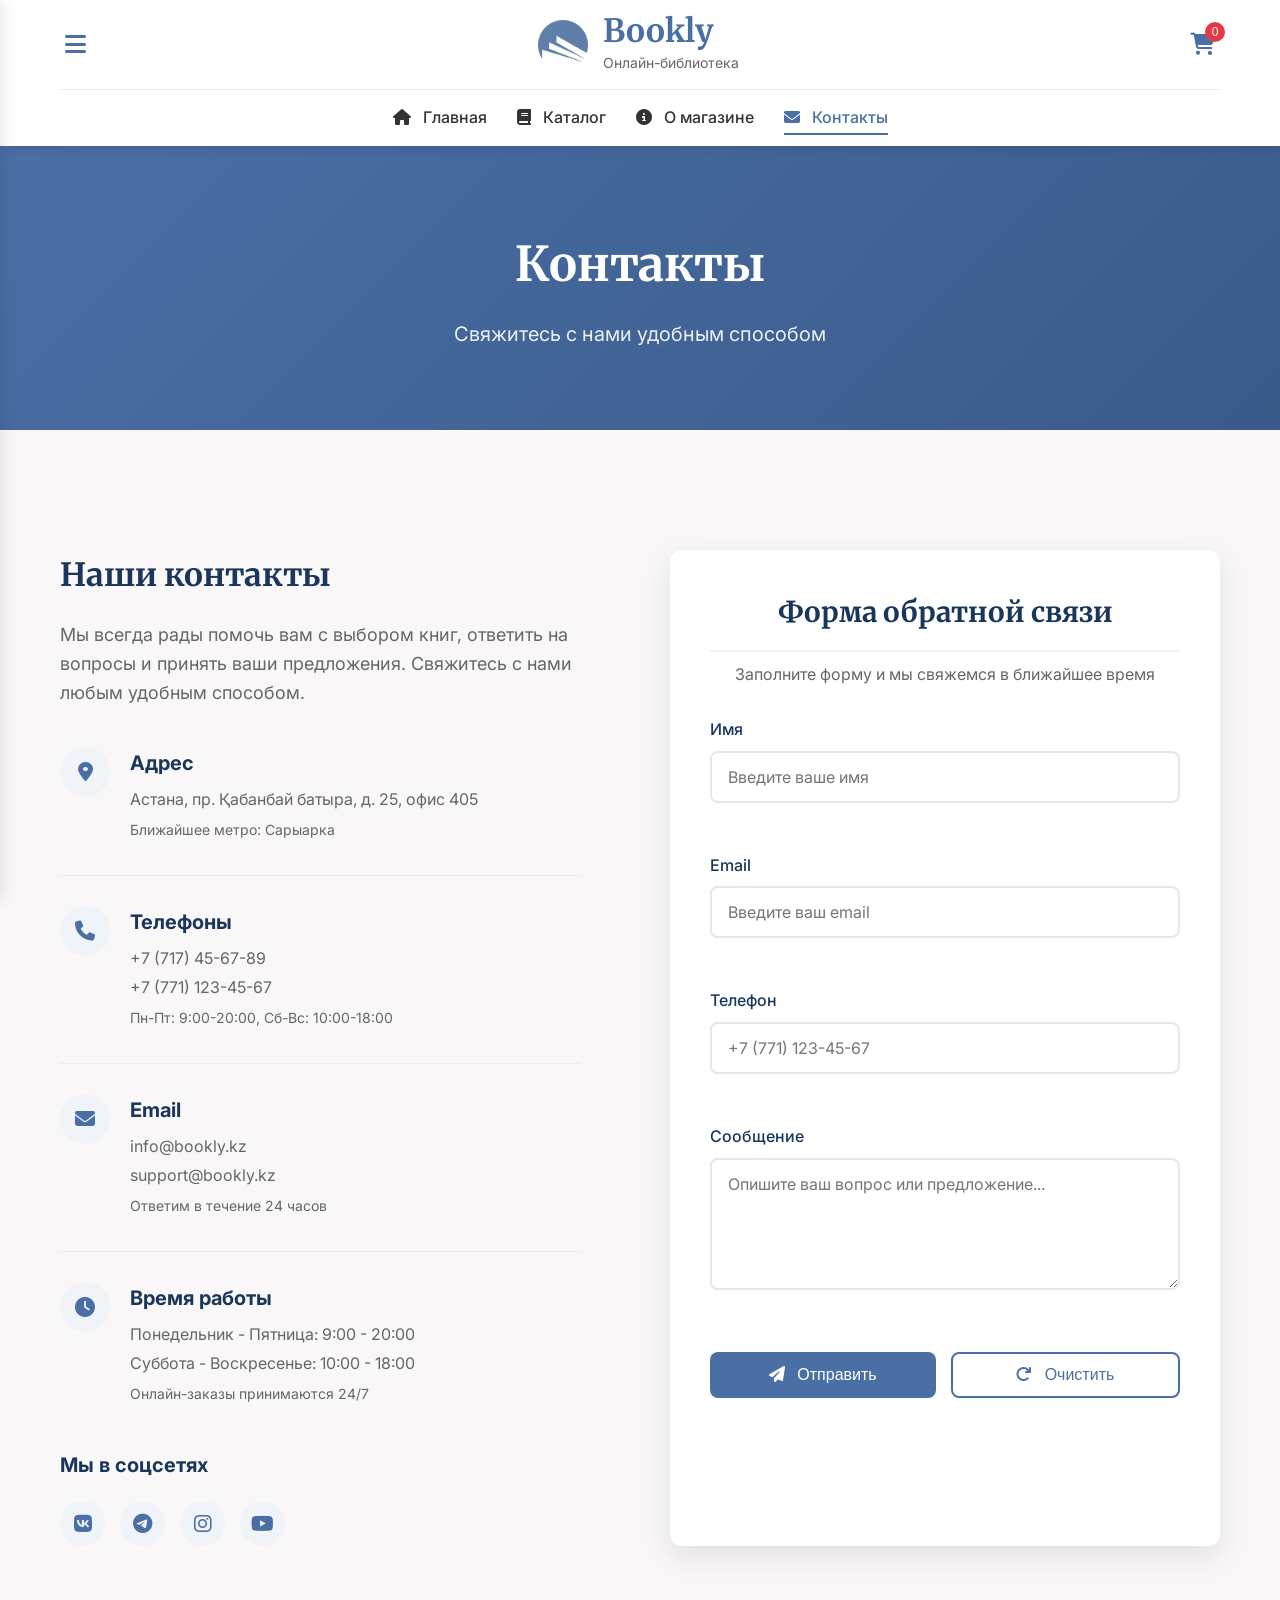
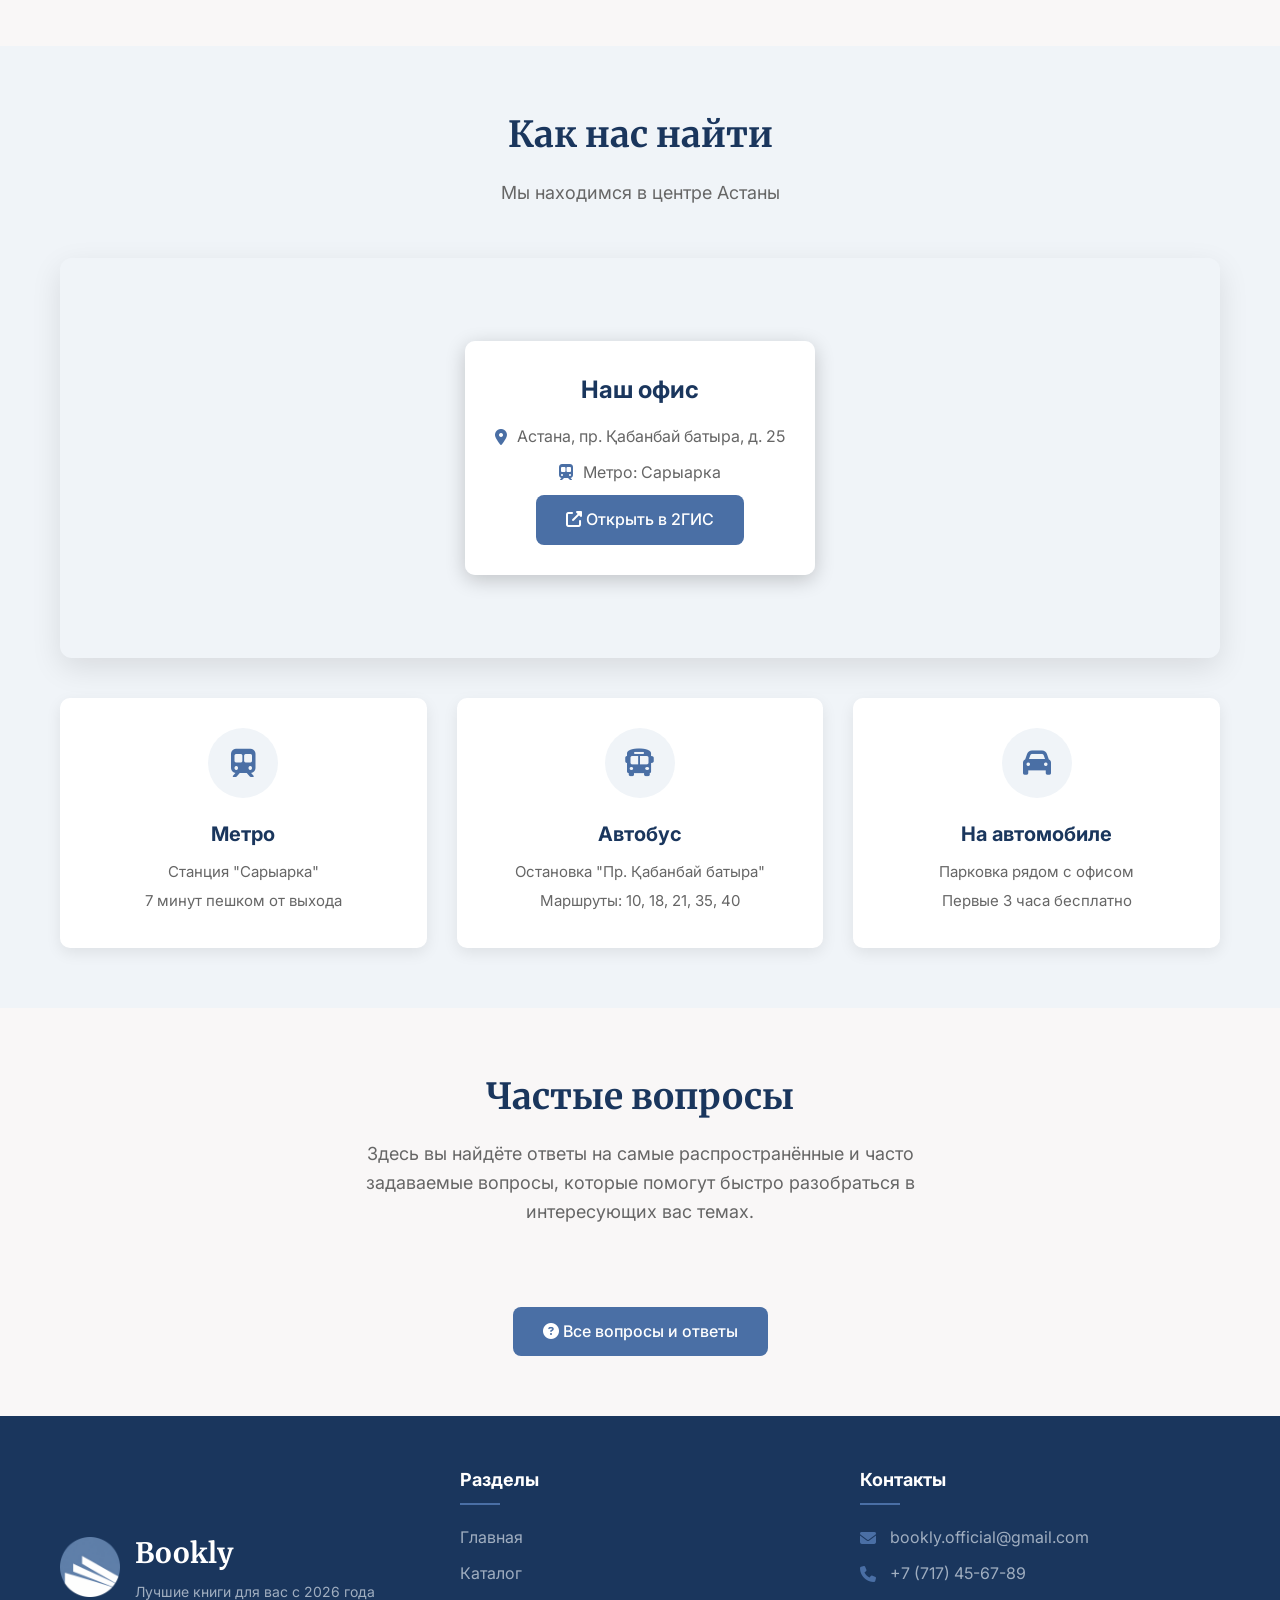
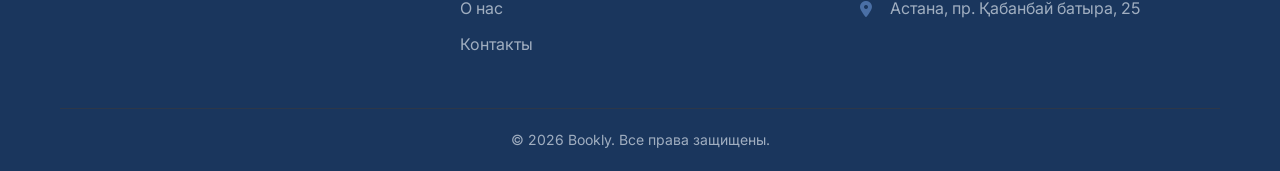
<file: pages/contacts.html>
<!DOCTYPE html>
<html lang="ru">
<head>
    <meta charset="UTF-8">
    <meta name="viewport" content="width=device-width, initial-scale=1.0">
    <title>Bookly | Контакты</title>
    <link rel="icon" type="image/png" href="../images/Bookly.png">
    <link rel="stylesheet" href="../css/contacts.css">
    <link rel="stylesheet" href="https://cdnjs.cloudflare.com/ajax/libs/font-awesome/6.4.0/css/all.min.css">
    <link href="https://fonts.googleapis.com/css2?family=Inter:wght@300;400;500;600;700&family=Merriweather:wght@300;400;700&display=swap" rel="stylesheet">
</head>
<body>
    <div class="sidebar" id="sidebar">
        <button class="close-sidebar" id="closeSidebar">
            <i class="fas fa-times"></i>
        </button>
        <div class="sidebar-header">
            <h3>Разделы</h3>
        </div>
        <nav class="sidebar-nav">
            <a href="library.html"><i class="fas fa-tags"></i> Библиотеки</a>
            <a href="faq.html"><i class="fas fa-question-circle"></i> FAQ</a>
        </nav>
    </div>
    <div class="sidebar-overlay" id="sidebarOverlay"></div>

    <header class="header">
        <div class="container">
            <div class="header-top">
                <button class="menu-toggle" id="menuToggle">
                    <i class="fas fa-bars"></i>
                </button>
                <div class="logo">
                    <img src="../images/Bookly.png" alt="Bookly Logo" class="logo-img">
                    <div class="logo-text">
                        <h1>Bookly</h1>
                        <p>Онлайн-библиотека</p>
                    </div>
                </div>
                <div class="header-actions">
                    <button class="cart-btn" id="cartBtn">
                        <i class="fas fa-shopping-cart"></i>
                        <span class="cart-count" id="cartCount">0</span>
                    </button>
                </div>
            </div>
            
            <nav class="main-nav">
                <ul>
                    <li><a href="../index.html"><i class="fas fa-home"></i> Главная</a></li>
                    <li><a href="catalog.html"><i class="fas fa-book"></i> Каталог</a></li>
                    <li><a href="about.html"><i class="fas fa-info-circle"></i> О магазине</a></li>
                    <li><a href="contacts.html" class="active"><i class="fas fa-envelope"></i> Контакты</a></li>
                </ul>
            </nav>
        </div>
    </header>

    <main class="main-content">
        <section class="page-header">
            <div class="container">
                <h1 class="page-title">Контакты</h1>
                <p class="page-subtitle">Свяжитесь с нами удобным способом</p>
            </div>
        </section>

        <section class="section contact-section">
            <div class="container">
                <div class="contact-grid">
                    <div class="contact-info">
                        <h2 class="contact-title">Наши контакты</h2>
                        <p class="contact-description">
                            Мы всегда рады помочь вам с выбором книг, ответить на вопросы 
                            и принять ваши предложения. Свяжитесь с нами любым удобным способом.
                        </p>
                        
                        <div class="contact-details">
                            <div class="contact-item">
                                <div class="contact-icon">
                                    <i class="fas fa-map-marker-alt"></i>
                                </div>
                                <div class="contact-text">
                                    <h3>Адрес</h3>
                                    <p>Астана, пр. Қабанбай батыра, д. 25, офис 405</p>
                                    <p class="contact-hint">Ближайшее метро: Сарыарка</p>
                                </div>
                            </div>
                            
                            <div class="contact-item">
                                <div class="contact-icon">
                                    <i class="fas fa-phone"></i>
                                </div>
                                <div class="contact-text">
                                    <h3>Телефоны</h3>
                                    <p>+7 (717) 45-67-89</p>
                                    <p>+7 (771) 123-45-67</p>
                                    <p class="contact-hint">Пн-Пт: 9:00-20:00, Сб-Вс: 10:00-18:00</p>
                                </div>
                            </div>
                            
                            <div class="contact-item">
                                <div class="contact-icon">
                                    <i class="fas fa-envelope"></i>
                                </div>
                                <div class="contact-text">
                                    <h3>Email</h3>
                                    <p>info@bookly.kz</p>
                                    <p>support@bookly.kz</p>
                                    <p class="contact-hint">Ответим в течение 24 часов</p>
                                </div>
                            </div>
                            
                            <div class="contact-item">
                                <div class="contact-icon">
                                    <i class="fas fa-clock"></i>
                                </div>
                                <div class="contact-text">
                                    <h3>Время работы</h3>
                                    <p>Понедельник - Пятница: 9:00 - 20:00</p>
                                    <p>Суббота - Воскресенье: 10:00 - 18:00</p>
                                    <p class="contact-hint">Онлайн-заказы принимаются 24/7</p>
                                </div>
                            </div>
                        </div>
                        
                        <div class="social-links">
                            <h3>Мы в соцсетях</h3>
                            <div class="social-icons">
                                <a href="https://vk.com/bookly_kz" class="social-icon" title="VK" target="_blank">
                                    <i class="fab fa-vk"></i>
                                </a>
                                <a href="https://t.me/bookly_kz" class="social-icon" title="Telegram" target="_blank">
                                    <i class="fab fa-telegram"></i>
                                </a>
                                <a href="https://instagram.com/bookly_kz" class="social-icon" title="Instagram" target="_blank">
                                    <i class="fab fa-instagram"></i>
                                </a>
                                <a href="https://youtube.com/@bookly_kz" class="social-icon" title="YouTube" target="_blank">
                                    <i class="fab fa-youtube"></i>
                                </a>
                            </div>
                        </div>
                    </div>
                    
                    <div class="contact-form-wrapper">
                        <div class="form-header">
                            <h2 class="form-title">Форма обратной связи</h2>
                            <p class="form-subtitle">Заполните форму и мы свяжемся в ближайшее время</p>
                        </div>
                        
                        <form id="contactForm" class="contact-form">
                            <div class="form-group">
                                <label for="name">Имя</label>
                                <input type="text" id="name" name="name" required 
                                       placeholder="Введите ваше имя">
                                <div class="error-message" id="nameError"></div>
                            </div>
                            
                            <div class="form-group">
                                <label for="email">Email</label>
                                <input type="email" id="email" name="email" required 
                                       placeholder="Введите ваш email">
                                <div class="error-message" id="emailError"></div>
                            </div>
                            
                            <div class="form-group">
                                <label for="phone">Телефон</label>
                                <input type="tel" id="phone" name="phone" 
                                       placeholder="+7 (771) 123-45-67">
                                <div class="error-message" id="phoneError"></div>
                            </div>
                            
                            <div class="form-group">
                                <label for="message">Сообщение</label>
                                <textarea id="message" name="message" rows="5" required 
                                          placeholder="Опишите ваш вопрос или предложение..."></textarea>
                                <div class="error-message" id="messageError"></div>
                            </div>
                            
                            <div class="form-actions">
                                <button type="submit" class="btn btn-primary btn-submit">
                                    <i class="fas fa-paper-plane"></i> Отправить
                                </button>
                                <button type="reset" class="btn btn-secondary btn-reset">
                                    <i class="fas fa-redo"></i> Очистить
                                </button>
                            </div>
                        </form>
                        
                        <div class="success-message" id="successMessage" style="display: none;">
                            <div class="success-icon">
                                <i class="fas fa-check-circle"></i>
                            </div>
                            <h3>Сообщение отправлено!</h3>
                            <p>Спасибо за ваше обращение. Мы свяжемся с вами в ближайшее время.</p>
                            <button class="btn btn-secondary" id="sendAnother">
                                Отправить еще одно сообщение
                            </button>
                        </div>
                    </div>
                </div>
            </div>
        </section>

        <section class="section map-section">
            <div class="container">
                <div class="section-header">
                    <h2 class="section-title">Как нас найти</h2>
                    <p class="section-subtitle">Мы находимся в центре Астаны</p>
                </div>
                
                <div class="map-wrapper">
                    <div class="map-placeholder bg-map" id="mapPlaceholder">
                        <div class="map-overlay">
                            <div class="map-info">
                                <h3>Наш офис</h3>
                                <p><i class="fas fa-map-marker-alt"></i> Астана, пр. Қабанбай батыра, д. 25</p>
                                <p><i class="fas fa-subway"></i> Метро: Сарыарка</p>
                                <a href="https://go.2gis.com/14G79" class="btn btn-primary" id="openMap" target="_blank">
                                    <i class="fas fa-external-link-alt" style="color: white;"></i> Открыть в 2ГИС
                                </a>
                            </div>
                        </div>
                    </div>
                </div>
                
                <div class="transport-info">
                    <div class="transport-grid">
                        <div class="transport-card">
                            <div class="transport-icon">
                                <i class="fas fa-subway"></i>
                            </div>
                            <h3>Метро</h3>
                            <p>Станция "Сарыарка"</p>
                            <p>7 минут пешком от выхода</p>
                        </div>
                        
                        <div class="transport-card">
                            <div class="transport-icon">
                                <i class="fas fa-bus"></i>
                            </div>
                            <h3>Автобус</h3>
                            <p>Остановка "Пр. Қабанбай батыра"</p>
                            <p>Маршруты: 10, 18, 21, 35, 40</p>
                        </div>
                        
                        <div class="transport-card">
                            <div class="transport-icon">
                                <i class="fas fa-car"></i>
                            </div>
                            <h3>На автомобиле</h3>
                            <p>Парковка рядом с офисом</p>
                            <p>Первые 3 часа бесплатно</p>
                        </div>
                    </div>
                </div>
            </div>
        </section>

        <section class="section faq-preview">
            <div class="container">
                <div class="section-header">
                    <h2 class="section-title">Частые вопросы</h2>
                    <p class="section-subtitle">Здесь вы найдёте ответы на самые распространённые и часто задаваемые вопросы, которые помогут быстро разобраться в интересующих вас темах.</p>
                </div>
                <div class="faq-grid" id="faqGrid">
                </div>                
                <div class="text-center">
                    <a href="faq.html" class="btn btn-primary">
                        <i class="fas fa-question-circle"></i> Все вопросы и ответы
                    </a>
                </div>
            </div>
        </section>
    </main>

    <footer class="footer">
        <div class="container">
            <div class="footer-content">
                <div class="footer-logo">
                    <img src="../images/Bookly.png" alt="Bookly Logo" class="footer-logo-img">
                    <div class="footer-logo-text">
                        <h3>Bookly</h3>
                        <p>Лучшие книги для вас с 2026 года</p>
                    </div>
                </div>
                <div class="footer-links">
                    <h4>Разделы</h4>
                    <ul>
                        <li><a href="../index.html">Главная</a></li>
                        <li><a href="catalog.html">Каталог</a></li>
                        <li><a href="about.html">О нас</a></li>
                        <li><a href="contacts.html">Контакты</a></li>
                    </ul>
                </div>
                <div class="footer-contact">
                    <h4>Контакты</h4>
                    <p><i class="fas fa-envelope"></i> bookly.official@gmail.com</p>
                    <p><i class="fas fa-phone"></i> +7 (717) 45-67-89</p>
                    <p><i class="fas fa-map-marker-alt"></i> Астана, пр. Қабанбай батыра, 25</p>
                </div>
            </div>
            <div class="footer-bottom">
                <p>&copy; 2026 Bookly. Все права защищены.</p>
            </div>
        </div>
    </footer>

    <script src="../js/index.js"></script>
    <script src="../js/sidebar.js"></script>
    <script src="../js/contacts.js"></script>
</body>

</html>
</file>
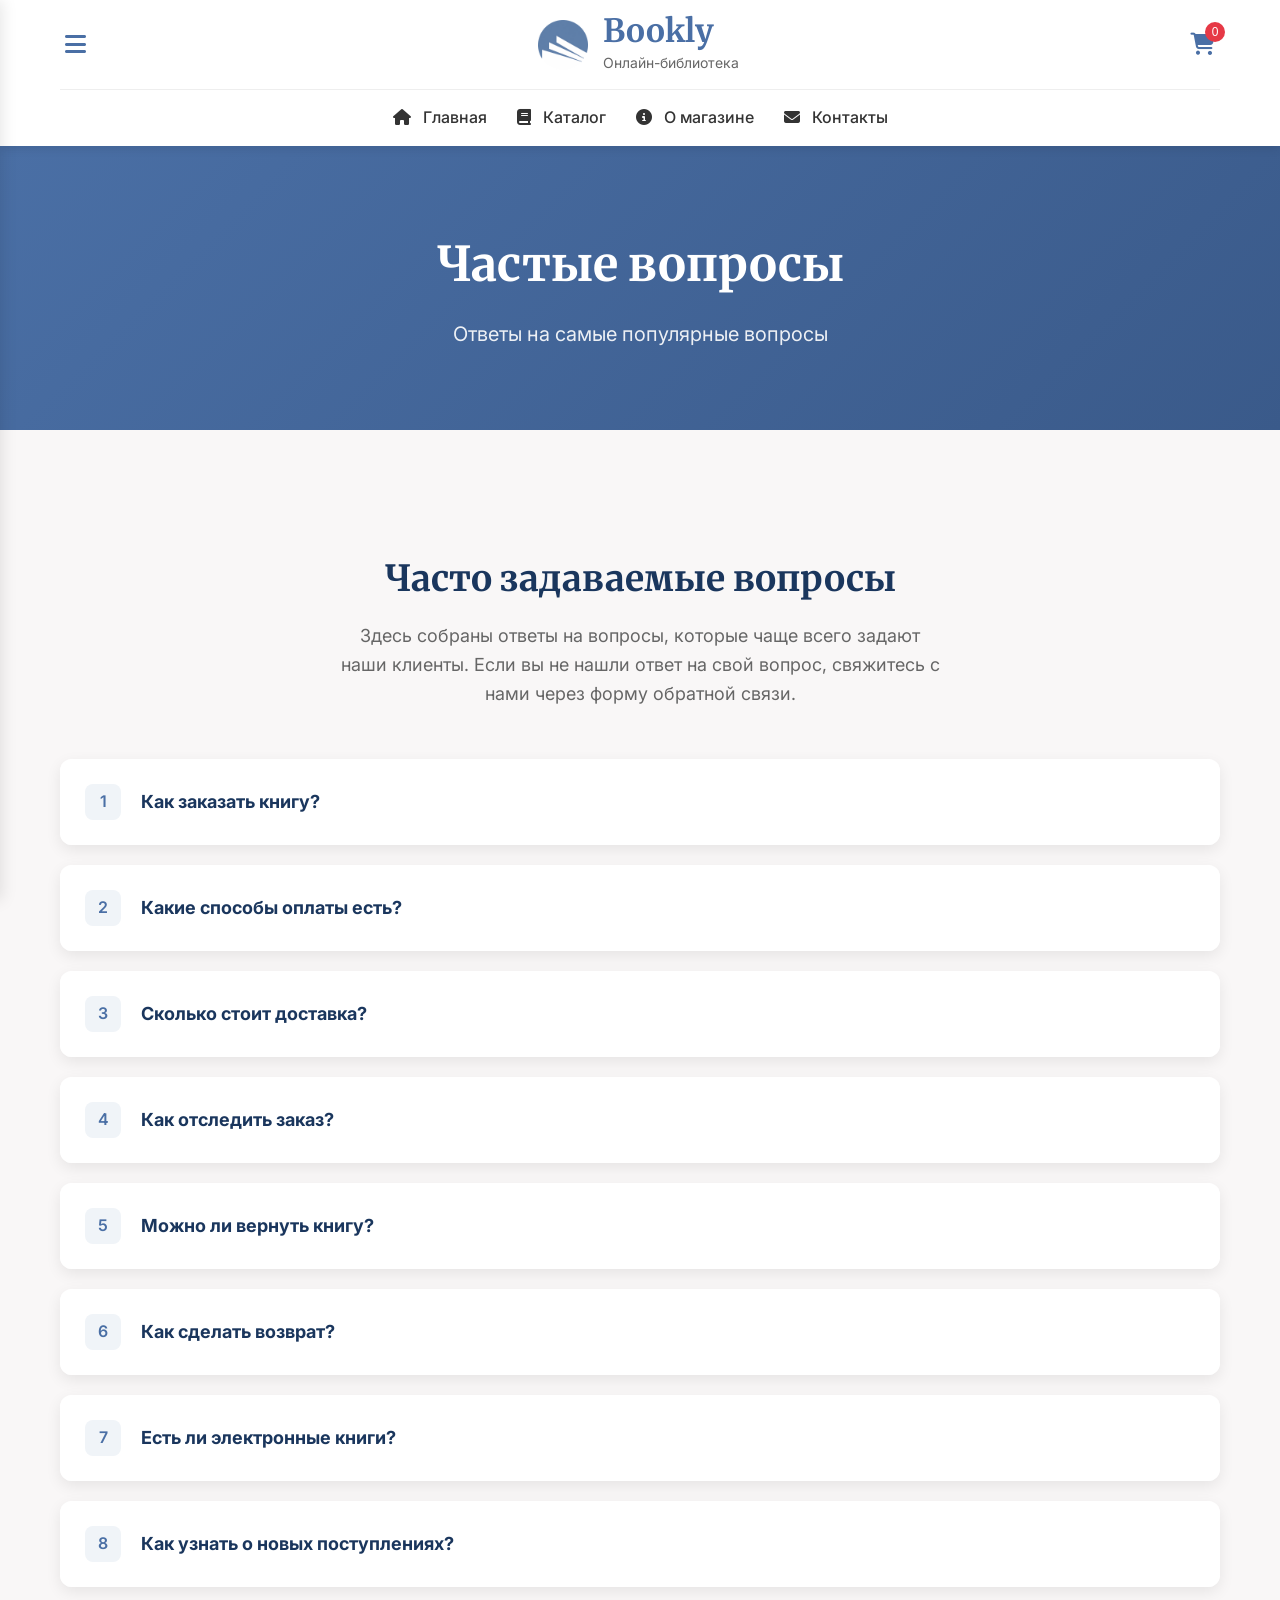
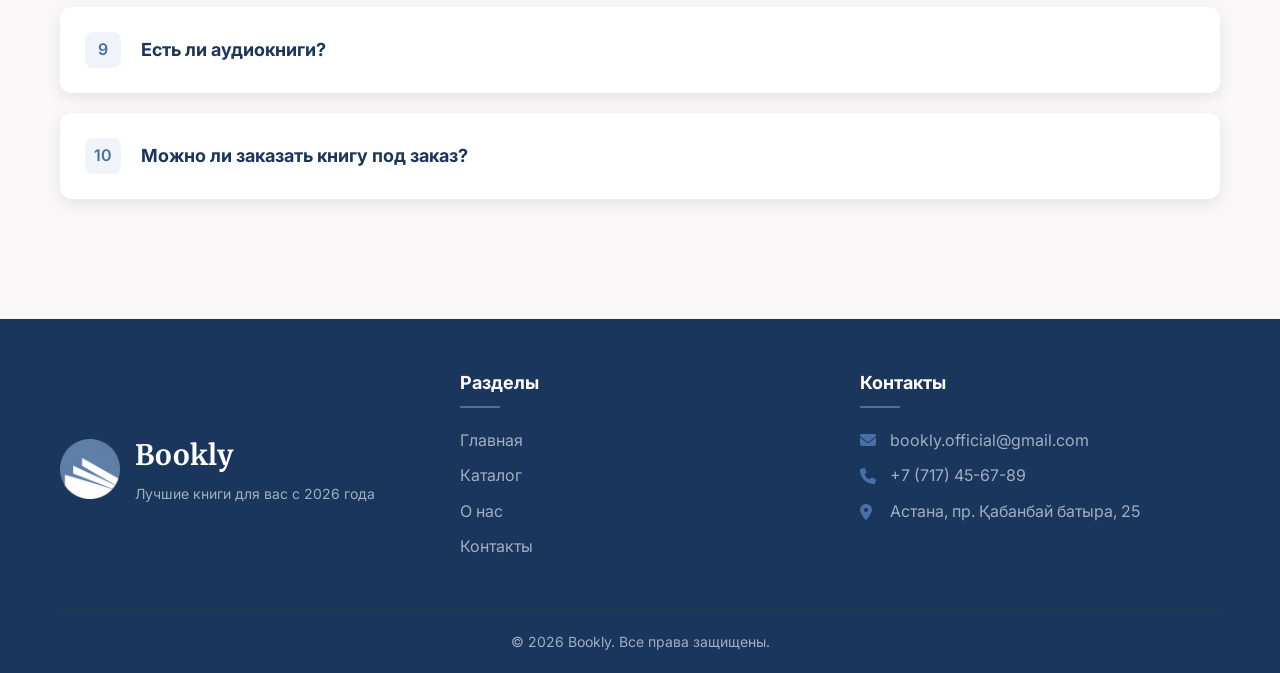
<file: pages/faq.html>
<!DOCTYPE html>
<html lang="ru">
<head>
    <meta charset="UTF-8">
    <meta name="viewport" content="width=device-width, initial-scale=1.0">
    <title>Bookly | FAQ</title>
    <link rel="icon" type="image/png" href="../images/Bookly.png">
    <link rel="stylesheet" href="../css/faq.css">
    <link rel="stylesheet" href="https://cdnjs.cloudflare.com/ajax/libs/font-awesome/6.4.0/css/all.min.css">
    <link href="https://fonts.googleapis.com/css2?family=Inter:wght@300;400;500;600;700&family=Merriweather:wght@300;400;700&display=swap" rel="stylesheet">
</head>
<body>
    <div class="sidebar" id="sidebar">
        <button class="close-sidebar" id="closeSidebar">
            <i class="fas fa-times"></i>
        </button>
        <div class="sidebar-header">
            <h3>Разделы</h3>
        </div>
        <nav class="sidebar-nav">
            <a href="library.html"><i class="fas fa-tags"></i> Библиотеки</a>
            <a href="faq.html"><i class="fas fa-question-circle"></i> FAQ</a>
        </nav>
    </div>
    <div class="sidebar-overlay" id="sidebarOverlay"></div>

    <header class="header">
        <div class="container">
            <div class="header-top">
                <button class="menu-toggle" id="menuToggle">
                    <i class="fas fa-bars"></i>
                </button>
                <div class="logo">
                    <a href="../index.html" class="logo-link">
                        <img src="../images/Bookly.png" alt="Bookly Logo" class="logo-img">
                        <div class="logo-text">
                            <h1>Bookly</h1>
                            <p>Онлайн-библиотека</p>
                        </div>
                    </a>
                </div>
                <div class="header-actions">
                    <button class="cart-btn" id="cartBtn">
                        <i class="fas fa-shopping-cart"></i>
                        <span class="cart-count" id="cartCount">0</span>
                    </button>
                </div>
            </div>
            
            <nav class="main-nav">
                <ul>
                    <li><a href="../index.html"><i class="fas fa-home"></i> Главная</a></li>
                    <li><a href="catalog.html"><i class="fas fa-book"></i> Каталог</a></li>
                    <li><a href="about.html"><i class="fas fa-info-circle"></i> О магазине</a></li>
                    <li><a href="contacts.html"><i class="fas fa-envelope"></i> Контакты</a></li>
                </ul>
            </nav>
        </div>
    </header>

    <main class="main-content">
        <section class="page-header">
            <div class="container">
                <h1 class="page-title">Частые вопросы</h1>
                <p class="page-subtitle">Ответы на самые популярные вопросы</p>
            </div>
        </section>

        <section class="section faq-section">
            <div class="container">
                <div class="section-intro">
                    <h2 class="section-title">Часто задаваемые вопросы</h2>
                    <p class="section-subtitle">
                        Здесь собраны ответы на вопросы, которые чаще всего задают наши клиенты. 
                        Если вы не нашли ответ на свой вопрос, свяжитесь с нами через форму обратной связи.
                    </p>
                </div>

                <div class="faq-container" id="faqContainer">
                </div>
            </div>
        </section>
    </main>

    <footer class="footer">
        <div class="container">
            <div class="footer-content">
                <div class="footer-logo">
                    <img src="../images/Bookly.png" alt="Bookly Logo" class="footer-logo-img">
                    <div class="footer-logo-text">
                        <h3>Bookly</h3>
                        <p>Лучшие книги для вас с 2026 года</p>
                    </div>
                </div>
                <div class="footer-links">
                    <h4>Разделы</h4>
                    <ul>
                        <li><a href="../index.html">Главная</a></li>
                        <li><a href="catalog.html">Каталог</a></li>
                        <li><a href="about.html">О нас</a></li>
                        <li><a href="contacts.html">Контакты</a></li>
                    </ul>
                </div>
                <div class="footer-contact">
                    <h4>Контакты</h4>
                    <p><i class="fas fa-envelope"></i> bookly.official@gmail.com</p>
                    <p><i class="fas fa-phone"></i> +7 (717) 45-67-89</p>
                    <p><i class="fas fa-map-marker-alt"></i> Астана, пр. Қабанбай батыра, 25</p>
                </div>
            </div>
            <div class="footer-bottom">
                <p>&copy; 2026 Bookly. Все права защищены.</p>
            </div>
        </div>
    </footer>

    <script src="../js/index.js"></script>
    <script src="../js/sidebar.js"></script>
    <script src="../js/faq.js"></script>
</body>

</html>
</file>
<file: css/contacts.css>
* {
    margin: 0;
    padding: 0;
    box-sizing: border-box;
}

body {
    font-family: 'Inter', sans-serif;
    line-height: 1.6;
    color: #333;
    background-color: #f9f7f7;
}

.container {
    max-width: 1200px;
    margin: 0 auto;
    padding: 0 20px;
}

.btn {
    display: inline-block;
    padding: 12px 30px;
    border-radius: 8px;
    text-decoration: none;
    font-weight: 500;
    font-size: 16px;
    cursor: pointer;
    transition: all 0.3s ease;
    border: none;
    text-align: center;
}

.btn-primary {
    background-color: #4a6fa5;
    color: white;
}

.btn-primary:hover {
    background-color: #3a5a8a;
    transform: translateY(-2px);
    box-shadow: 0 5px 15px rgba(74, 111, 165, 0.3);
}

.btn-secondary {
    background-color: transparent;
    color: #4a6fa5;
    border: 2px solid #4a6fa5;
}

.btn-secondary:hover {
    background-color: #4a6fa5;
    color: white;
}

.text-center {
    text-align: center;
    margin-top: 30px;
}

.sidebar {
    position: fixed;
    top: 0;
    left: -300px;
    width: 300px;
    height: 100%;
    background-color: white;
    z-index: 1000;
    box-shadow: 2px 0 15px rgba(0, 0, 0, 0.1);
    transition: left 0.3s ease;
    padding: 20px;
}

.sidebar.open {
    left: 0;
}

.close-sidebar {
    position: absolute;
    top: 20px;
    right: 20px;
    background: none;
    border: none;
    font-size: 24px;
    color: #666;
    cursor: pointer;
}

.sidebar-header {
    margin-bottom: 30px;
    padding-bottom: 15px;
    border-bottom: 1px solid #eee;
}

.sidebar-header h3 {
    color: #4a6fa5;
    font-weight: 600;
}

.sidebar-nav {
    display: flex;
    flex-direction: column;
    gap: 15px;
}

.sidebar-nav a {
    display: flex;
    align-items: center;
    padding: 12px 15px;
    text-decoration: none;
    color: #333;
    border-radius: 8px;
    transition: all 0.3s ease;
}

.sidebar-nav a i {
    margin-right: 10px;
    color: #4a6fa5;
    width: 20px;
    text-align: center;
}

.sidebar-nav a:hover {
    background-color: #f0f4f8;
    color: #4a6fa5;
}

.sidebar-overlay {
    position: fixed;
    top: 0;
    left: 0;
    width: 100%;
    height: 100%;
    background-color: rgba(0, 0, 0, 0.5);
    z-index: 999;
    display: none;
}

.header {
    background-color: white;
    box-shadow: 0 2px 10px rgba(0, 0, 0, 0.1);
    position: sticky;
    top: 0;
    z-index: 100;
}

.header-top {
    display: flex;
    justify-content: space-between;
    align-items: center;
    padding: 15px 0;
}

.menu-toggle {
    background: none;
    border: none;
    font-size: 24px;
    color: #4a6fa5;
    cursor: pointer;
    padding: 5px;
}

.logo {
    display: flex;
    align-items: center;
    gap: 15px;
    text-decoration: none;
}

.logo-img {
    height: 50px;
    width: auto;
}

.logo-text h1 {
    font-family: 'Merriweather', serif;
    color: #4a6fa5;
    font-size: 32px;
    margin-bottom: 5px;
    line-height: 1;
}

.logo-text p {
    color: #666;
    font-size: 14px;
}

.header-actions {
    display: flex;
    align-items: center;
}

.cart-btn {
    position: relative;
    background: none;
    border: none;
    font-size: 22px;
    color: #4a6fa5;
    cursor: pointer;
    padding: 5px;
}

.cart-count {
    position: absolute;
    top: -5px;
    right: -5px;
    background-color: #e63946;
    color: white;
    border-radius: 50%;
    width: 20px;
    height: 20px;
    font-size: 12px;
    display: flex;
    justify-content: center;
    align-items: center;
}

.main-nav {
    border-top: 1px solid #eee;
    padding: 15px 0;
}

.main-nav ul {
    display: flex;
    justify-content: center;
    list-style: none;
    gap: 30px;
}

.main-nav a {
    text-decoration: none;
    color: #333;
    font-weight: 500;
    padding: 8px 0;
    position: relative;
    transition: color 0.3s ease;
}

.main-nav a i {
    margin-right: 8px;
}

.main-nav a.active {
    color: #4a6fa5;
}

.main-nav a.active::after {
    content: '';
    position: absolute;
    bottom: 0;
    left: 0;
    width: 100%;
    height: 2px;
    background-color: #4a6fa5;
}

.main-nav a:hover {
    color: #4a6fa5;
}

.page-header {
    background: linear-gradient(135deg, #4a6fa5 0%, #3a5a8a 100%);
    color: white;
    padding: 80px 0;
    text-align: center;
    margin-bottom: 60px;
}

.page-title {
    font-family: 'Merriweather', serif;
    font-size: 48px;
    margin-bottom: 15px;
}

.page-subtitle {
    font-size: 20px;
    opacity: 0.9;
}

.section {
    padding: 60px 0;
}

.section-header {
    text-align: center;
    margin-bottom: 50px;
}

.section-title {
    font-family: 'Merriweather', serif;
    font-size: 36px;
    color: #1a365d;
    margin-bottom: 15px;
}

.section-subtitle {
    font-size: 18px;
    color: #666;
    max-width: 600px;
    margin: 0 auto;
}

.contact-grid {
    display: grid;
    grid-template-columns: 1fr 1fr;
    gap: 60px;
    margin-bottom: 40px;
}

.contact-info {
    padding-right: 30px;
}

.contact-title {
    font-family: 'Merriweather', serif;
    font-size: 32px;
    color: #1a365d;
    margin-bottom: 20px;
}

.contact-description {
    font-size: 18px;
    color: #666;
    line-height: 1.6;
    margin-bottom: 40px;
}

.contact-details {
    margin-bottom: 40px;
}

.contact-item {
    display: flex;
    align-items: flex-start;
    gap: 20px;
    margin-bottom: 30px;
    padding-bottom: 30px;
    border-bottom: 1px solid #eee;
}

.contact-item:last-child {
    border-bottom: none;
    margin-bottom: 0;
    padding-bottom: 0;
}

.contact-icon {
    width: 50px;
    height: 50px;
    background-color: #f0f4f8;
    color: #4a6fa5;
    border-radius: 50%;
    display: flex;
    justify-content: center;
    align-items: center;
    font-size: 20px;
    flex-shrink: 0;
}

.contact-text h3 {
    font-size: 20px;
    color: #1a365d;
    margin-bottom: 8px;
}

.contact-text p {
    color: #666;
    margin-bottom: 5px;
    line-height: 1.5;
}

.contact-hint {
    font-size: 14px;
    color: #888;
    margin-top: 8px;
}

.social-links h3 {
    font-size: 20px;
    color: #1a365d;
    margin-bottom: 20px;
}

.social-icons {
    display: flex;
    gap: 15px;
}

.social-icon {
    width: 45px;
    height: 45px;
    background-color: #f0f4f8;
    color: #4a6fa5;
    border-radius: 50%;
    display: flex;
    justify-content: center;
    align-items: center;
    font-size: 20px;
    text-decoration: none;
    transition: all 0.3s ease;
}

.social-icon:hover {
    background-color: #4a6fa5;
    color: white;
    transform: translateY(-3px);
}

.contact-form-wrapper {
    background-color: white;
    padding: 40px;
    border-radius: 12px;
    box-shadow: 0 10px 30px rgba(0, 0, 0, 0.1);
}

.form-header {
    margin-bottom: 30px;
    text-align: center; 
}

.form-title {
    font-family: 'Merriweather', serif;
    font-size: 28px; 
    color: #1a365d;
    margin-bottom: 10px;
    padding-bottom: 15px;
    border-bottom: 2px solid #f0f4f8;
}

.form-subtitle {
    color: #666;
    font-size: 16px;
}

.contact-form {
    margin-bottom: 20px;
}

.form-group {
    margin-bottom: 25px;
}

.form-group label {
    display: block;
    margin-bottom: 8px;
    font-weight: 500;
    color: #1a365d;
}

.form-group input,
.form-group textarea,
.form-group select {
    width: 100%;
    padding: 14px 16px;
    border: 2px solid #e2e8f0;
    border-radius: 8px;
    font-size: 16px;
    font-family: 'Inter', sans-serif;
    transition: border-color 0.3s ease;
    background-color: white;
}

.form-group input:focus,
.form-group textarea:focus,
.form-group select:focus {
    outline: none;
    border-color: #4a6fa5;
}

.form-group textarea {
    resize: vertical;
    min-height: 120px;
}

.error-message {
    color: #e63946;
    font-size: 14px;
    margin-top: 5px;
    min-height: 20px;
}

.form-actions {
    display: flex;
    gap: 15px;
    margin-top: 30px;
}

.btn-submit,
.btn-reset {
    flex: 1;
}

.btn-submit i,
.btn-reset i {
    margin-right: 8px;
}

.form-hint {
    margin-top: 20px;
    font-size: 14px;
    color: #888;
    text-align: center;
}

.success-message {
    text-align: center;
    padding: 40px 20px;
    display: none;
}

.success-icon {
    width: 80px;
    height: 80px;
    background-color: #2a9d8f;
    color: white;
    border-radius: 50%;
    display: flex;
    justify-content: center;
    align-items: center;
    margin: 0 auto 20px;
    font-size: 36px;
}

.success-message h3 {
    font-size: 24px;
    color: #1a365d;
    margin-bottom: 15px;
}

.success-message p {
    color: #666;
    margin-bottom: 25px;
    font-size: 16px;
}

.map-section {
    background-color: #f0f4f8;
}

.map-wrapper {
    margin-bottom: 40px;
    border-radius: 12px;
    overflow: hidden;
    box-shadow: 0 10px 30px rgba(0, 0, 0, 0.1);
}

.map-placeholder {
    height: 400px;
    background: linear-gradient(135deg, #d9e4f2 0%, #b5c8e0 100%);
    position: relative;
    display: flex;
    justify-content: center;
    align-items: center;
}

.map-overlay {
    background-color: rgba(255, 255, 255, 0.95);
    padding: 30px;
    border-radius: 10px;
    text-align: center;
    max-width: 400px;
    box-shadow: 0 5px 20px rgba(0, 0, 0, 0.1);
}

.map-info h3 {
    font-size: 24px;
    color: #1a365d;
    margin-bottom: 15px;
}

.map-info p {
    color: #666;
    margin-bottom: 10px;
    display: flex;
    align-items: center;
    justify-content: center;
    gap: 10px;
}

.map-info i {
    color: #4a6fa5;
}

.bg-map {
    background-image: url('https://images.unsplash.com/photo-1589998059171-988d887df646?ixlib=rb-4.0.3&auto=format&fit=crop&w=1200&q=80');
    background-size: cover;
    background-position: center;
    background-repeat: no-repeat;
}

.map-overlay {
    background-color: rgba(255, 255, 255, 0.95);
    padding: 30px;
    border-radius: 10px;
    text-align: center;
    max-width: 400px;
    box-shadow: 0 5px 20px rgba(0, 0, 0, 0.2);
    backdrop-filter: blur(5px);
}

.transport-grid {
    display: grid;
    grid-template-columns: repeat(auto-fit, minmax(250px, 1fr));
    gap: 30px;
}

.transport-card {
    background-color: white;
    padding: 30px;
    border-radius: 10px;
    text-align: center;
    box-shadow: 0 5px 15px rgba(0, 0, 0, 0.08);
    transition: transform 0.3s ease;
}

.transport-card:hover {
    transform: translateY(-5px);
}

.transport-icon {
    width: 70px;
    height: 70px;
    background-color: #f0f4f8;
    color: #4a6fa5;
    border-radius: 50%;
    display: flex;
    justify-content: center;
    align-items: center;
    margin: 0 auto 20px;
    font-size: 28px;
}

.transport-card h3 {
    font-size: 20px;
    color: #1a365d;
    margin-bottom: 10px;
}

.transport-card p {
    color: #666;
    margin-bottom: 5px;
    font-size: 15px;
}

.faq-grid {
    display: grid;
    grid-template-columns: repeat(auto-fit, minmax(350px, 1fr));
    gap: 20px;
    margin-bottom: 20px;
}

.faq-item {
    background-color: white;
    border-radius: 10px;
    overflow: hidden;
    box-shadow: 0 5px 15px rgba(0, 0, 0, 0.08);
}

.faq-question {
    padding: 20px;
    background-color: #f0f4f8;
    cursor: pointer;
    display: flex;
    justify-content: space-between;
    align-items: center;
    transition: background-color 0.3s ease;
}

.faq-question:hover {
    background-color: #e2e8f0;
}

.faq-question h3 {
    font-size: 18px;
    color: #1a365d;
    margin: 0;
}

.faq-icon {
    color: #4a6fa5;
    font-size: 18px;
    transition: transform 0.3s ease;
}

.faq-item.active .faq-icon {
    transform: rotate(45deg);
}

.faq-answer {
    padding: 0 20px;
    max-height: 0;
    overflow: hidden;
    transition: all 0.3s ease;
}

.faq-item.active .faq-answer {
    padding: 20px;
    max-height: 500px;
}

.faq-answer p {
    color: #666;
    line-height: 1.6;
    margin: 0;
}

.footer {
    background-color: #1a365d;
    color: white;
    padding: 50px 0 20px;
}

.footer-content {
    display: grid;
    grid-template-columns: repeat(auto-fit, minmax(250px, 1fr));
    gap: 40px;
    margin-bottom: 40px;
}

.footer-logo {
    display: flex;
    align-items: center;
    gap: 15px;
}

.footer-logo-img {
    height: 60px;
    width: auto;
}

.footer-logo-text h3 {
    font-family: 'Merriweather', serif;
    font-size: 28px;
    margin-bottom: 5px;
    color: white;
}

.footer-logo-text p {
    color: #a0aec0;
    font-size: 14px;
}

.footer-links h4, .footer-contact h4 {
    font-size: 18px;
    margin-bottom: 20px;
    position: relative;
    padding-bottom: 10px;
}

.footer-links h4::after, .footer-contact h4::after {
    content: '';
    position: absolute;
    bottom: 0;
    left: 0;
    width: 40px;
    height: 2px;
    background-color: #4a6fa5;
}

.footer-links ul {
    list-style: none;
}

.footer-links li {
    margin-bottom: 10px;
}

.footer-links a {
    color: #a0aec0;
    text-decoration: none;
    transition: color 0.3s ease;
}

.footer-links a:hover {
    color: white;
}

.footer-contact p {
    display: flex;
    align-items: center;
    margin-bottom: 10px;
    color: #a0aec0;
}

.footer-contact i {
    margin-right: 10px;
    color: #4a6fa5;
    width: 20px;
}

.footer-bottom {
    text-align: center;
    padding-top: 20px;
    border-top: 1px solid #2d3748;
    color: #a0aec0;
    font-size: 14px;
}

@media (max-width: 768px) {
    .header-top {
        padding: 8px 0;
    }
    
    .menu-toggle {
        font-size: 20px;
        padding: 4px;
        margin-right: 8px;
    }
    
    .logo {
        gap: 8px;
    }
    
    .logo-img {
        height: 36px;
        width: 36px;
    }
    
    .logo-text h1 {
        font-size: 20px;
        margin-bottom: 2px;
    }
    
    .logo-text p {
        font-size: 11px;
        display: none;
    }
    
    .cart-btn {
        font-size: 18px;
        padding: 3px;
        margin-left: 8px;
    }
    
    .cart-count {
        width: 16px;
        height: 16px;
        font-size: 10px;
        top: -4px;
        right: -4px;
    }
    
    .main-nav {
        padding: 8px 0;
    }
    
    .main-nav ul {
        gap: 8px;
        padding: 0 5px;
    }
    
    .main-nav li {
        flex: 1;
        text-align: center;
    }
    
    .main-nav a {
        font-size: 12px;
        padding: 6px 4px;
        display: block;
        white-space: nowrap;
        overflow: hidden;
        text-overflow: ellipsis;
    }
    
    .main-nav a i {
        margin-right: 4px;
        font-size: 11px;
        display: block;
        margin: 0 auto 2px;
    }
    
    .main-nav a span {
        display: none;
    }
    
    .main-nav a.active::after {
        bottom: -2px;
        height: 1px;
    }
    
    .page-header {
        padding: 30px 0;
        margin-bottom: 30px;
    }
    
    .page-title {
        font-size: 28px;
        margin-bottom: 10px;
        padding: 0 10px;
    }
    
    .page-subtitle {
        font-size: 16px;
        padding: 0 15px;
    }
    
    .section {
        padding: 30px 0;
    }
    
    .section-header {
        margin-bottom: 30px;
        padding: 0 10px;
    }
    
    .section-title {
        font-size: 22px;
        margin-bottom: 10px;
    }
    
    .section-subtitle {
        font-size: 14px;
        padding: 0 10px;
    }
    
    .contact-grid {
        grid-template-columns: 1fr;
        gap: 30px;
        padding: 0 10px;
    }
    
    .contact-info {
        padding-right: 0;
    }
    
    .contact-title {
        font-size: 24px;
        margin-bottom: 15px;
    }
    
    .contact-description {
        font-size: 14px;
        margin-bottom: 30px;
    }
    
    .contact-item {
        gap: 15px;
        margin-bottom: 20px;
        padding-bottom: 20px;
    }
    
    .contact-icon {
        width: 40px;
        height: 40px;
        font-size: 16px;
    }
    
    .contact-text h3 {
        font-size: 16px;
        margin-bottom: 6px;
    }
    
    .contact-text p {
        font-size: 13px;
    }
    
    .contact-hint {
        font-size: 12px;
    }
    
    .social-links h3 {
        font-size: 16px;
        margin-bottom: 15px;
    }
    
    .social-icon {
        width: 40px;
        height: 40px;
        font-size: 18px;
    }
    
    .contact-form-wrapper {
        padding: 25px;
        border-radius: 8px;
    }
    
    .form-title {
        font-size: 22px;
        margin-bottom: 8px;
    }
    
    .form-subtitle {
        font-size: 14px;
    }
    
    .form-group {
        margin-bottom: 20px;
    }
    
    .form-group label {
        font-size: 14px;
        margin-bottom: 6px;
    }
    
    .form-group input,
    .form-group textarea,
    .form-group select {
        padding: 12px;
        font-size: 14px;
    }
    
    .form-group textarea {
        min-height: 100px;
    }
    
    .error-message {
        font-size: 12px;
    }
    
    .form-actions {
        flex-direction: row; 
        gap: 10px;
    }
    
    .btn-submit,
    .btn-reset {
        flex: 1;
    }
    
    .btn {
        padding: 10px 20px;
        font-size: 14px;
    }
    
    .success-message {
        padding: 30px 15px;
    }
    
    .success-icon {
        width: 60px;
        height: 60px;
        font-size: 28px;
    }
    
    .success-message h3 {
        font-size: 20px;
        margin-bottom: 10px;
    }
    
    .success-message p {
        font-size: 14px;
        margin-bottom: 20px;
    }
    
    .map-placeholder {
        height: 300px;
    }
    
    .map-overlay {
        padding: 20px;
        max-width: 300px;
    }
    
    .map-info h3 {
        font-size: 20px;
        margin-bottom: 10px;
    }
    
    .map-info p {
        font-size: 14px;
        flex-direction: column;
        gap: 5px;
    }
    
    .transport-grid {
        grid-template-columns: 1fr;
        gap: 15px;
        padding: 0 10px;
    }
    
    .transport-card {
        padding: 20px 15px;
        border-radius: 8px;
    }
    
    .transport-icon {
        width: 50px;
        height: 50px;
        font-size: 22px;
        margin-bottom: 15px;
    }
    
    .transport-card h3 {
        font-size: 18px;
        margin-bottom: 8px;
    }
    
    .transport-card p {
        font-size: 14px;
    }
    
    .faq-grid {
        grid-template-columns: 1fr;
        gap: 15px;
        padding: 0 10px;
    }
    
    .faq-question {
        padding: 15px;
    }
    
    .faq-question h3 {
        font-size: 16px;
    }
    
    .faq-answer {
        padding: 0 15px;
    }
    
    .faq-item.active .faq-answer {
        padding: 15px;
    }
    
    .faq-answer p {
        font-size: 14px;
    }
    
    .text-center {
        margin-top: 20px;
    }
    
    .footer {
        padding: 25px 0 10px;
    }
    
    .footer-content {
        gap: 20px;
        padding: 0 15px;
    }
    
    .footer-logo {
        flex-direction: row;
        justify-content: center;
        gap: 10px;
    }
    
    .footer-logo-img {
        height: 40px;
    }
    
    .footer-logo-text h3 {
        font-size: 18px;
    }
    
    .footer-logo-text p {
        font-size: 11px;
    }
    
    .footer-links h4, 
    .footer-contact h4 {
        font-size: 16px;
        margin-bottom: 10px;
        padding-bottom: 5px;
    }
    
    .footer-links ul {
        padding: 0;
    }
    
    .footer-links li {
        margin-bottom: 6px;
    }
    
    .footer-links a {
        font-size: 13px;
    }
    
    .footer-contact p {
        font-size: 12px;
        margin-bottom: 8px;
        justify-content: flex-start;
    }
    
    .footer-contact i {
        font-size: 12px;
        width: 16px;
    }
    
    .footer-bottom {
        padding-top: 15px;
        font-size: 12px;
    }
    
    .sidebar {
        width: 85vw;
        max-width: 300px;
        left: -85vw;
    }
    
    .close-sidebar {
        top: 15px;
        right: 15px;
        font-size: 20px;
    }
    
    .sidebar-nav a {
        padding: 10px 12px;
        font-size: 14px;
    }
}

@media (max-width: 480px) {
    .header-top {
        padding: 6px 0;
    }
    
    .logo-img {
        height: 32px;
        width: 32px;
    }
    
    .logo-text h1 {
        font-size: 18px;
    }
    
    .main-nav {
        padding: 6px 0;
    }
    
    .main-nav a {
        font-size: 11px;
        padding: 4px 2px;
    }
    
    .main-nav a i {
        font-size: 10px;
        margin-bottom: 1px;
    }
    
    .page-title {
        font-size: 24px;
    }
    
    .page-subtitle {
        font-size: 14px;
    }
    
    .section-title {
        font-size: 20px;
    }
    
    .section-subtitle {
        font-size: 13px;
    }
    
    .contact-title {
        font-size: 22px;
    }
    
    .contact-description {
        font-size: 13px;
    }
    
    .contact-item {
        flex-direction: column;
        align-items: center;
        text-align: center;
        gap: 10px;
    }
    
    .contact-text h3 {
        font-size: 15px;
    }
    
    .contact-text p {
        font-size: 12px;
    }
    
    .social-icons {
        justify-content: center;
    }
    
    .contact-form-wrapper {
        padding: 20px 15px;
    }
    
    .form-title {
        font-size: 20px;
    }
    
    .form-subtitle {
        font-size: 13px;
    }
    
    .form-group input,
    .form-group textarea,
    .form-group select {
        padding: 10px;
        font-size: 13px;
    }
    
    .map-placeholder {
        height: 250px;
    }
    
    .map-overlay {
        padding: 15px;
        max-width: 250px;
    }
    
    .map-info h3 {
        font-size: 18px;
    }
    
    .map-info p {
        font-size: 12px;
    }
    
    .transport-card {
        padding: 15px 10px;
    }
    
    .transport-icon {
        width: 45px;
        height: 45px;
        font-size: 20px;
        margin-bottom: 10px;
    }
    
    .transport-card h3 {
        font-size: 16px;
    }
    
    .transport-card p {
        font-size: 13px;
    }
    
    .faq-question h3 {
        font-size: 15px;
    }
    
    .faq-answer p {
        font-size: 13px;
    }
    
    .btn {
        padding: 8px 16px;
        font-size: 13px;
    }
    
    .footer-logo-img {
        height: 35px;
    }
    
    .footer-logo-text h3 {
        font-size: 16px;
    }
    
    .footer-logo-text p {
        font-size: 10px;
    }
    
    .footer-links h4,
    .footer-contact h4 {
        font-size: 14px;
    }
    
    .footer-links a,
    .footer-contact p {
        font-size: 11px;
    }
}

@media (max-width: 360px) {
    .main-nav a i {
        display: none;
    }
    
    .main-nav a span {
        display: inline;
        font-size: 10px;
    }
    
    .logo-text h1 {
        font-size: 16px;
    }
    
    .page-title {
        font-size: 22px;
    }
    
    .contact-title {
        font-size: 20px;
    }
    
    .map-overlay {
        padding: 10px;
        max-width: 200px;
    }
    
    .map-info h3 {
        font-size: 16px;
    }
    
    .map-info p {
        font-size: 11px;
    }
    
    .btn {
        font-size: 12px;
        padding: 7px 14px;
    }
    
    .footer-logo {
        flex-direction: column;
        text-align: center;
    }
    
    .footer-logo-img {
        height: 30px;
    }
    
    .footer-logo-text h3 {
        font-size: 14px;
    }
}
</file>
<file: css/faq.css>
* {
    margin: 0;
    padding: 0;
    box-sizing: border-box;
}

body {
    font-family: 'Inter', sans-serif;
    line-height: 1.6;
    color: #333;
    background-color: #f9f7f7;
}

.container {
    max-width: 1200px;
    margin: 0 auto;
    padding: 0 20px;
}

.btn {
    display: inline-block;
    padding: 12px 30px;
    border-radius: 8px;
    text-decoration: none;
    font-weight: 500;
    font-size: 16px;
    cursor: pointer;
    transition: all 0.3s ease;
    border: none;
}

.btn-primary {
    background-color: #4a6fa5;
    color: white;
}

.btn-primary:hover {
    background-color: #3a5a8a;
    transform: translateY(-2px);
    box-shadow: 0 5px 15px rgba(74, 111, 165, 0.3);
}

.btn-secondary {
    background-color: transparent;
    color: #4a6fa5;
    border: 2px solid #4a6fa5;
}

.btn-secondary:hover {
    background-color: #4a6fa5;
    color: white;
}

.text-center {
    text-align: center;
}

.sidebar {
    position: fixed;
    top: 0;
    left: -300px;
    width: 300px;
    height: 100%;
    background-color: white;
    z-index: 1000;
    box-shadow: 2px 0 15px rgba(0, 0, 0, 0.1);
    transition: left 0.3s ease;
    padding: 20px;
}

.sidebar.open {
    left: 0;
}

.close-sidebar {
    position: absolute;
    top: 20px;
    right: 20px;
    background: none;
    border: none;
    font-size: 24px;
    color: #666;
    cursor: pointer;
}

.sidebar-header {
    margin-bottom: 30px;
    padding-bottom: 15px;
    border-bottom: 1px solid #eee;
}

.sidebar-header h3 {
    color: #4a6fa5;
    font-weight: 600;
}

.sidebar-nav {
    display: flex;
    flex-direction: column;
    gap: 15px;
}

.sidebar-nav a {
    display: flex;
    align-items: center;
    padding: 12px 15px;
    text-decoration: none;
    color: #333;
    border-radius: 8px;
    transition: all 0.3s ease;
}

.sidebar-nav a i {
    margin-right: 10px;
    color: #4a6fa5;
    width: 20px;
    text-align: center;
}

.sidebar-nav a:hover,
.sidebar-nav a.active {
    background-color: #f0f4f8;
    color: #4a6fa5;
}

.sidebar-overlay {
    position: fixed;
    top: 0;
    left: 0;
    width: 100%;
    height: 100%;
    background-color: rgba(0, 0, 0, 0.5);
    z-index: 999;
    display: none;
}

.header {
    background-color: white;
    box-shadow: 0 2px 10px rgba(0, 0, 0, 0.1);
    position: sticky;
    top: 0;
    z-index: 100;
}

.header-top {
    display: flex;
    justify-content: space-between;
    align-items: center;
    padding: 15px 0;
}

.menu-toggle {
    background: none;
    border: none;
    font-size: 24px;
    color: #4a6fa5;
    cursor: pointer;
    padding: 5px;
}

.logo {
    display: flex;
    align-items: center;
}

.logo-link {
    display: flex;
    align-items: center;
    gap: 15px;
    text-decoration: none;
}

.logo-img {
    height: 50px;
    width: auto;
}

.logo-text h1 {
    font-family: 'Merriweather', serif;
    color: #4a6fa5;
    font-size: 32px;
    margin-bottom: 5px;
    line-height: 1;
}

.logo-text p {
    color: #666;
    font-size: 14px;
}

.header-actions {
    display: flex;
    align-items: center;
}

.cart-btn {
    position: relative;
    background: none;
    border: none;
    font-size: 22px;
    color: #4a6fa5;
    cursor: pointer;
    padding: 5px;
}

.cart-count {
    position: absolute;
    top: -5px;
    right: -5px;
    background-color: #e63946;
    color: white;
    border-radius: 50%;
    width: 20px;
    height: 20px;
    font-size: 12px;
    display: flex;
    justify-content: center;
    align-items: center;
}

.main-nav {
    border-top: 1px solid #eee;
    padding: 15px 0;
}

.main-nav ul {
    display: flex;
    justify-content: center;
    list-style: none;
    gap: 30px;
}

.main-nav a {
    text-decoration: none;
    color: #333;
    font-weight: 500;
    padding: 8px 0;
    position: relative;
    transition: color 0.3s ease;
}

.main-nav a i {
    margin-right: 8px;
}

.main-nav a.active {
    color: #4a6fa5;
}

.main-nav a.active::after {
    content: '';
    position: absolute;
    bottom: 0;
    left: 0;
    width: 100%;
    height: 2px;
    background-color: #4a6fa5;
}

.main-nav a:hover {
    color: #4a6fa5;
}

.page-header {
    background: linear-gradient(135deg, #4a6fa5 0%, #3a5a8a 100%);
    color: white;
    padding: 80px 0;
    text-align: center;
    margin-bottom: 60px;
}

.page-title {
    font-family: 'Merriweather', serif;
    font-size: 48px;
    margin-bottom: 15px;
}

.page-subtitle {
    font-size: 20px;
    opacity: 0.9;
}

.section {
    padding: 60px 0;
}

.section-intro {
    text-align: center;
    margin-bottom: 50px;
}

.section-title {
    font-family: 'Merriweather', serif;
    font-size: 36px;
    color: #1a365d;
    margin-bottom: 15px;
}

.section-subtitle {
    font-size: 18px;
    color: #666;
    max-width: 600px;
    margin: 0 auto;
}

.faq-container {
    margin-bottom: 60px;
}

.faq-item {
    background-color: white;
    border-radius: 12px;
    overflow: hidden;
    box-shadow: 0 5px 15px rgba(0, 0, 0, 0.08);
    transition: transform 0.3s ease, box-shadow 0.3s ease;
    margin-bottom: 20px;
}

.faq-item:hover {
    transform: translateY(-3px);
    box-shadow: 0 8px 25px rgba(0, 0, 0, 0.12);
}

.faq-question {
    padding: 25px;
    background-color: white;
    cursor: pointer;
    display: flex;
    justify-content: flex-start;
    align-items: center;
    transition: background-color 0.3s ease;
}

.faq-question:hover {
    background-color: #f9fafb;
}

.faq-question-content {
    display: flex;
    align-items: center;
    gap: 20px;
    flex: 1;
    width: 100%;
}

.faq-number {
    width: 36px;
    height: 36px;
    background-color: #f0f4f8;
    color: #4a6fa5;
    border-radius: 8px;
    display: flex;
    justify-content: center;
    align-items: center;
    font-weight: 600;
    font-size: 16px;
    flex-shrink: 0;
}

.faq-question-text h3 {
    font-size: 18px;
    color: #1a365d;
    margin: 0;
    line-height: 1.4;
}

.faq-answer {
    padding: 0 25px;
    max-height: 0;
    overflow: hidden;
    transition: all 0.3s ease;
}

.faq-item.active .faq-answer {
    padding: 0 25px 25px 25px;
    max-height: 1000px;
}

.faq-answer-content {
    background-color: #f9fafb;
    padding: 20px;
    border-radius: 8px;
    border-left: 4px solid #4a6fa5;
    margin-top: 5px;
}

.faq-answer-content p {
    color: #666;
    line-height: 1.6;
    margin: 0;
}

.faq-answer-content p + p {
    margin-top: 15px;
}

.footer {
    background-color: #1a365d;
    color: white;
    padding: 50px 0 20px;
}

.footer-content {
    display: grid;
    grid-template-columns: repeat(auto-fit, minmax(250px, 1fr));
    gap: 40px;
    margin-bottom: 40px;
}

.footer-logo {
    display: flex;
    align-items: center;
    gap: 15px;
}

.footer-logo-img {
    height: 60px;
    width: auto;
}

.footer-logo-text h3 {
    font-family: 'Merriweather', serif;
    font-size: 28px;
    margin-bottom: 5px;
    color: white;
}

.footer-logo-text p {
    color: #a0aec0;
    font-size: 14px;
}

.footer-links h4, .footer-contact h4 {
    font-size: 18px;
    margin-bottom: 20px;
    position: relative;
    padding-bottom: 10px;
}

.footer-links h4::after, .footer-contact h4::after {
    content: '';
    position: absolute;
    bottom: 0;
    left: 0;
    width: 40px;
    height: 2px;
    background-color: #4a6fa5;
}

.footer-links ul {
    list-style: none;
}

.footer-links li {
    margin-bottom: 10px;
}

.footer-links a {
    color: #a0aec0;
    text-decoration: none;
    transition: color 0.3s ease;
}

.footer-links a:hover {
    color: white;
}

.footer-contact p {
    display: flex;
    align-items: center;
    margin-bottom: 10px;
    color: #a0aec0;
}

.footer-contact i {
    margin-right: 10px;
    color: #4a6fa5;
    width: 20px;
}

.footer-bottom {
    text-align: center;
    padding-top: 20px;
    border-top: 1px solid #2d3748;
    color: #a0aec0;
    font-size: 14px;
}

@media (max-width: 768px) {
    .header-top {
        padding: 8px 0;
    }
    
    .menu-toggle {
        font-size: 20px;
        padding: 4px;
        margin-right: 8px;
    }
    
    .logo {
        gap: 8px;
    }
    
    .logo-link {
        gap: 8px;
    }
    
    .logo-img {
        height: 36px;
        width: 36px;
    }
    
    .logo-text h1 {
        font-size: 20px;
        margin-bottom: 2px;
    }
    
    .logo-text p {
        font-size: 11px;
        display: none;
    }
    
    .cart-btn {
        font-size: 18px;
        padding: 3px;
        margin-left: 8px;
    }
    
    .cart-count {
        width: 16px;
        height: 16px;
        font-size: 10px;
        top: -4px;
        right: -4px;
    }
    
    .main-nav {
        padding: 8px 0;
    }
    
    .main-nav ul {
        gap: 8px;
        padding: 0 5px;
    }
    
    .main-nav li {
        flex: 1;
        text-align: center;
    }
    
    .main-nav a {
        font-size: 12px;
        padding: 6px 4px;
        display: block;
        white-space: nowrap;
        overflow: hidden;
        text-overflow: ellipsis;
    }
    
    .main-nav a i {
        margin-right: 4px;
        font-size: 11px;
        display: block;
        margin: 0 auto 2px;
    }
    
    .main-nav a span {
        display: none;
    }
    
    .main-nav a.active::after {
        bottom: -2px;
        height: 1px;
    }
    
    .page-header {
        padding: 30px 0;
        margin-bottom: 30px;
    }
    
    .page-title {
        font-size: 28px;
        margin-bottom: 10px;
        padding: 0 10px;
    }
    
    .page-subtitle {
        font-size: 16px;
        padding: 0 15px;
    }
    
    .section {
        padding: 30px 0;
    }
    
    .section-intro {
        margin-bottom: 30px;
        padding: 0 10px;
    }
    
    .section-title {
        font-size: 22px;
        margin-bottom: 10px;
    }
    
    .section-subtitle {
        font-size: 14px;
        padding: 0 10px;
    }
    
    .faq-container {
        margin-bottom: 30px;
        padding: 0 10px;
    }
    
    .faq-item {
        border-radius: 8px;
        margin-bottom: 15px;
    }
    
    .faq-question {
        padding: 18px 15px;
    }
    
    .faq-question-content {
        gap: 12px;
    }
    
    .faq-number {
        width: 28px;
        height: 28px;
        font-size: 14px;
        border-radius: 6px;
    }
    
    .faq-question-text h3 {
        font-size: 16px;
        line-height: 1.3;
    }
    
    .faq-item.active .faq-answer {
        padding: 0 15px 18px 15px;
    }
    
    .faq-answer-content {
        padding: 15px;
        margin-top: 3px;
    }
    
    .faq-answer-content p {
        font-size: 14px;
        line-height: 1.5;
    }
    
    .faq-answer-content p + p {
        margin-top: 10px;
    }
    
    .footer {
        padding: 25px 0 10px;
    }
    
    .footer-content {
        gap: 20px;
        padding: 0 15px;
    }
    
    .footer-logo {
        flex-direction: row;
        justify-content: center;
        gap: 10px;
    }
    
    .footer-logo-img {
        height: 40px;
    }
    
    .footer-logo-text h3 {
        font-size: 18px;
    }
    
    .footer-logo-text p {
        font-size: 11px;
    }
    
    .footer-links h4, 
    .footer-contact h4 {
        font-size: 16px;
        margin-bottom: 10px;
        padding-bottom: 5px;
    }
    
    .footer-links ul {
        padding: 0;
    }
    
    .footer-links li {
        margin-bottom: 6px;
    }
    
    .footer-links a {
        font-size: 13px;
    }
    
    .footer-contact p {
        font-size: 12px;
        margin-bottom: 8px;
        justify-content: flex-start;
    }
    
    .footer-contact i {
        font-size: 12px;
        width: 16px;
    }
    
    .footer-bottom {
        padding-top: 15px;
        font-size: 12px;
    }
    
    .sidebar {
        width: 85vw;
        max-width: 300px;
        left: -85vw;
    }
    
    .close-sidebar {
        top: 15px;
        right: 15px;
        font-size: 20px;
    }
    
    .sidebar-nav a {
        padding: 10px 12px;
        font-size: 14px;
    }
    
    .sidebar-nav a:hover,
    .sidebar-nav a.active {
        background-color: #f0f4f8;
        color: #4a6fa5;
    }
}

@media (max-width: 480px) {
    .header-top {
        padding: 6px 0;
    }
    
    .logo-img {
        height: 32px;
        width: 32px;
    }
    
    .logo-text h1 {
        font-size: 18px;
    }
    
    .main-nav {
        padding: 6px 0;
    }
    
    .main-nav a {
        font-size: 11px;
        padding: 4px 2px;
    }
    
    .main-nav a i {
        font-size: 10px;
        margin-bottom: 1px;
    }
    
    .page-title {
        font-size: 24px;
    }
    
    .page-subtitle {
        font-size: 14px;
    }
    
    .section-title {
        font-size: 20px;
    }
    
    .section-subtitle {
        font-size: 13px;
    }
    
    .faq-question {
        padding: 15px 12px;
    }
    
    .faq-question-content {
        gap: 10px;
    }
    
    .faq-number {
        width: 26px;
        height: 26px;
        font-size: 13px;
        border-radius: 5px;
    }
    
    .faq-question-text h3 {
        font-size: 15px;
    }
    
    .faq-item.active .faq-answer {
        padding: 0 12px 15px 12px;
    }
    
    .faq-answer-content {
        padding: 12px;
        border-left-width: 3px;
    }
    
    .faq-answer-content p {
        font-size: 13px;
    }
    
    .footer-logo-img {
        height: 35px;
    }
    
    .footer-logo-text h3 {
        font-size: 16px;
    }
    
    .footer-logo-text p {
        font-size: 10px;
    }
    
    .footer-links h4,
    .footer-contact h4 {
        font-size: 14px;
    }
    
    .footer-links a,
    .footer-contact p {
        font-size: 11px;
    }
}

@media (max-width: 360px) {
    .main-nav a i {
        display: none;
    }
    
    .main-nav a span {
        display: inline;
        font-size: 10px;
    }
    
    .logo-text h1 {
        font-size: 16px;
    }
    
    .page-title {
        font-size: 22px;
    }
    
    .section-title {
        font-size: 18px;
    }
    
    .faq-question-content {
        flex-direction: column;
        align-items: flex-start;
        gap: 8px;
    }
    
    .faq-number {
        width: 24px;
        height: 24px;
        font-size: 12px;
    }
    
    .faq-question-text h3 {
        font-size: 14px;
    }
    
    .footer-logo {
        flex-direction: column;
        text-align: center;
    }
    
    .footer-logo-img {
        height: 30px;
    }
    
    .footer-logo-text h3 {
        font-size: 14px;
    }
}
</file>
